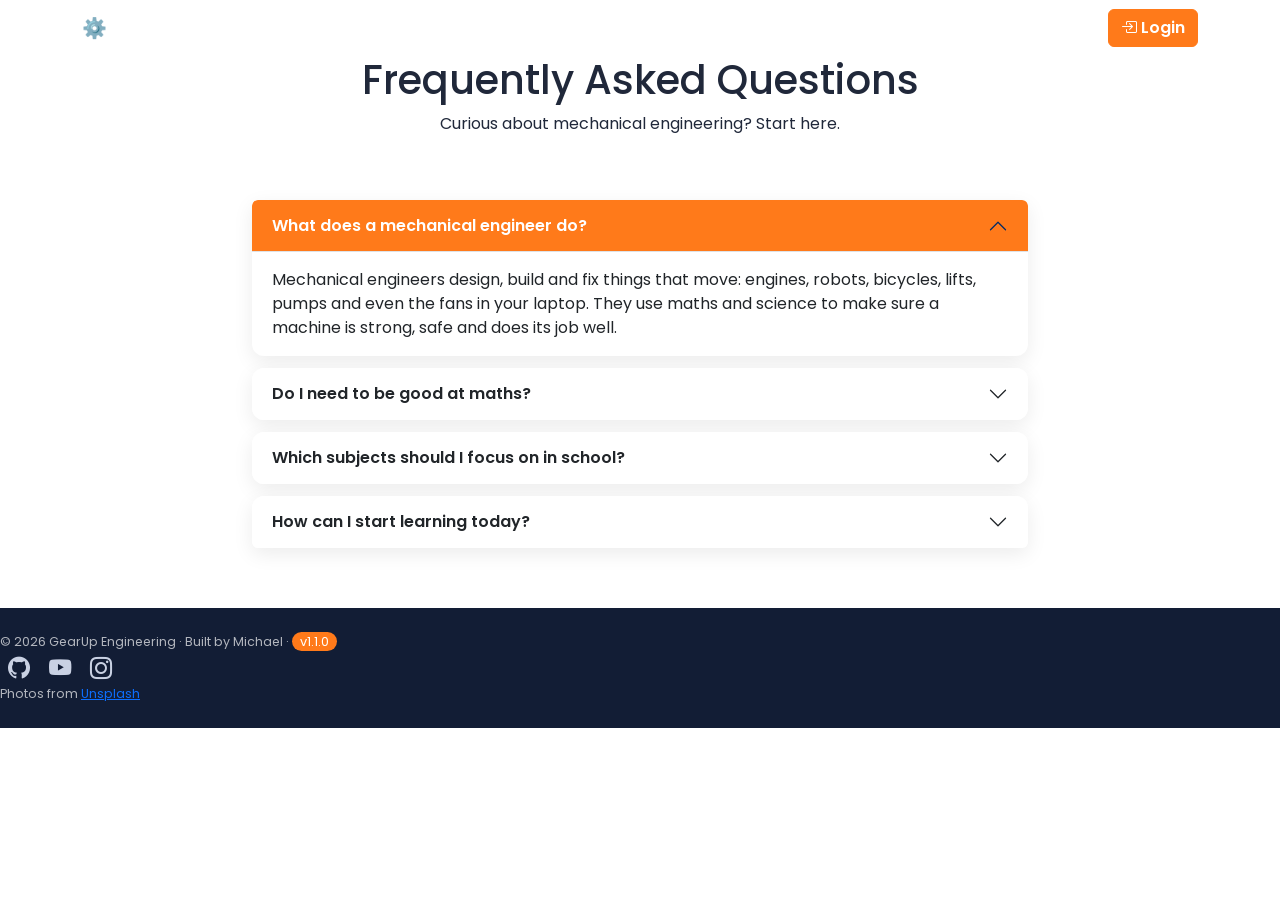
<file: faq.html>
<!DOCTYPE html>
<html lang="en">
<head>
  <meta charset="UTF-8">
  <meta name="viewport" content="width=device-width, initial-scale=1.0">
  <title>GearUp Engineering | FAQ</title>
  <link 
    href="https://cdn.jsdelivr.net/npm/bootstrap@5.3.3/dist/css/bootstrap.min.css" 
    rel="stylesheet">
  <!-- Bootstrap Icons (new in v1.1.0) -->
  <link 
      href="https://cdn.jsdelivr.net/npm/bootstrap-icons@1.11.3/font/bootstrap-icons.min.css"
       rel="stylesheet">
  
    <!-- Poppins font -->
    <link rel="preconnect" href="https://fonts.googleapis.com">
    <link rel="preconnect" href="https://fonts.gstatic.com" crossorigin>
    <link 
      href="https://fonts.googleapis.com/css2?family=Poppins:wght@300;400;500;600;700;800&display=swap" 
      rel="stylesheet">
  <link href="style.css" rel="stylesheet">
</head>
<body>

  <!-- ================= NAVBAR (same on every page) ================= -->
  <nav class="navbar navbar-expand-lg navbar-dark site-nav sticky-top">
    <div class="container">
      <a class="navbar-brand brand" href="index.html">⚙️ Gear<span>Up</span></a>
      <button class="navbar-toggler" type="button" data-bs-toggle="collapse" data-bs-target="#mainMenu">
        <span class="navbar-toggler-icon"></span>
      </button>
      <div class="collapse navbar-collapse" id="mainMenu">
        <ul class="navbar-nav ms-auto align-items-lg-center">
          <li class="nav-item"><a class="nav-link" href="index.html">Home</a></li>
          <li class="nav-item"><a class="nav-link" href="gallery.html">Gallery</a></li>
          <li class="nav-item"><a class="nav-link active" href="faq.html">FAQ</a></li>
          <li class="nav-item">
              <a class="btn btn-orange ms-lg-3" href="login.html">
              <i class="bi bi-box-arrow-in-right"></i> Login</a>
          </li>
        </ul>
      </div>
    </div>
  </nav>

  <!-- ================= PAGE HEADER ================= -->
  <section class="page-header">
    <div class="container text-center">
      <h1 class="page-title">Frequently Asked <span>Questions</span></h1>
      <p class="page-text">Curious about mechanical engineering? Start here.</p>
    </div>
  </section>

  <!-- ================= FAQ (accordion) ================= -->
  <section class="faq py-5">
    <div class="container faq-container">
      <div class="accordion" id="faqAccordion">

        <div class="accordion-item">
          <h2 class="accordion-header">
            <button class="accordion-button" type="button" data-bs-toggle="collapse" data-bs-target="#q1">
              What does a mechanical engineer do?
            </button>
          </h2>
          <div id="q1" class="accordion-collapse collapse show" data-bs-parent="#faqAccordion">
            <div class="accordion-body">
              Mechanical engineers design, build and fix things that move: engines, robots, bicycles, lifts, pumps and even the fans in your laptop. They use maths and science to make sure a machine is strong, safe and does its job well.
            </div>
          </div>
        </div>

        <div class="accordion-item">
          <h2 class="accordion-header">
            <button class="accordion-button collapsed" type="button" data-bs-toggle="collapse" data-bs-target="#q2">
              Do I need to be good at maths?
            </button>
          </h2>
          <div id="q2" class="accordion-collapse collapse" data-bs-parent="#faqAccordion">
            <div class="accordion-body">
              Yes, but you don't need to be a genius. You need to be willing to practise. Engineers use maths every day to measure forces, speeds and sizes, and the more you practise, the easier it gets.
            </div>
          </div>
        </div>

        <div class="accordion-item">
          <h2 class="accordion-header">
            <button class="accordion-button collapsed" type="button" data-bs-toggle="collapse" data-bs-target="#q3">
              Which subjects should I focus on in school?
            </button>
          </h2>
          <div id="q3" class="accordion-collapse collapse" data-bs-parent="#faqAccordion">
            <div class="accordion-body">
              Mathematics and Physics are the most important. Chemistry, Computer Studies and Drawing &amp; Design are very helpful too.
            </div>
          </div>
        </div>

        <div class="accordion-item">
          <h2 class="accordion-header">
            <button class="accordion-button collapsed" type="button" data-bs-toggle="collapse" data-bs-target="#q4">
              How can I start learning today?
            </button>
          </h2>
          <div id="q4" class="accordion-collapse collapse" data-bs-parent="#faqAccordion">
            <div class="accordion-body">
              Take things apart (with permission!), build models, join a robotics or coding club, and learn to code. You're already doing that by building this website.
            </div>
          </div>
        </div>

      </div>
    </div>
  </section>

  <!-- ================= FOOTER ================= -->
  <footer class="site-footer py-4">
      <p class="mb-2 mb-md-0">© 2026 GearUp Engineering · Built by Michael · <span 
        class="version">v1.1.0</span></p>
  <div class="social-icons mb-2 mb-md-0">
    <a href="https://github.com" target="_blank" aria-label="GitHub"><i class="bi bi-github"></i></a>
    <a href="https://youtube.com" target="_blank" aria-label="YouTube"><i class="bi bi-youtube"></i></a>
    <a href="https://instagram.com" target="_blank" aria-label="Instagram"><i class="bi bi-instagram">
    </i></a>
  </div>
  <p class="mb-0">Photos from <a href="https://unsplash.com" target="_blank">Unsplash</a></p>
  </footer>

  <script src="https://cdn.jsdelivr.net/npm/bootstrap@5.3.3/dist/js/bootstrap.bundle.min.js"></script>
</body>
</html>
</file>
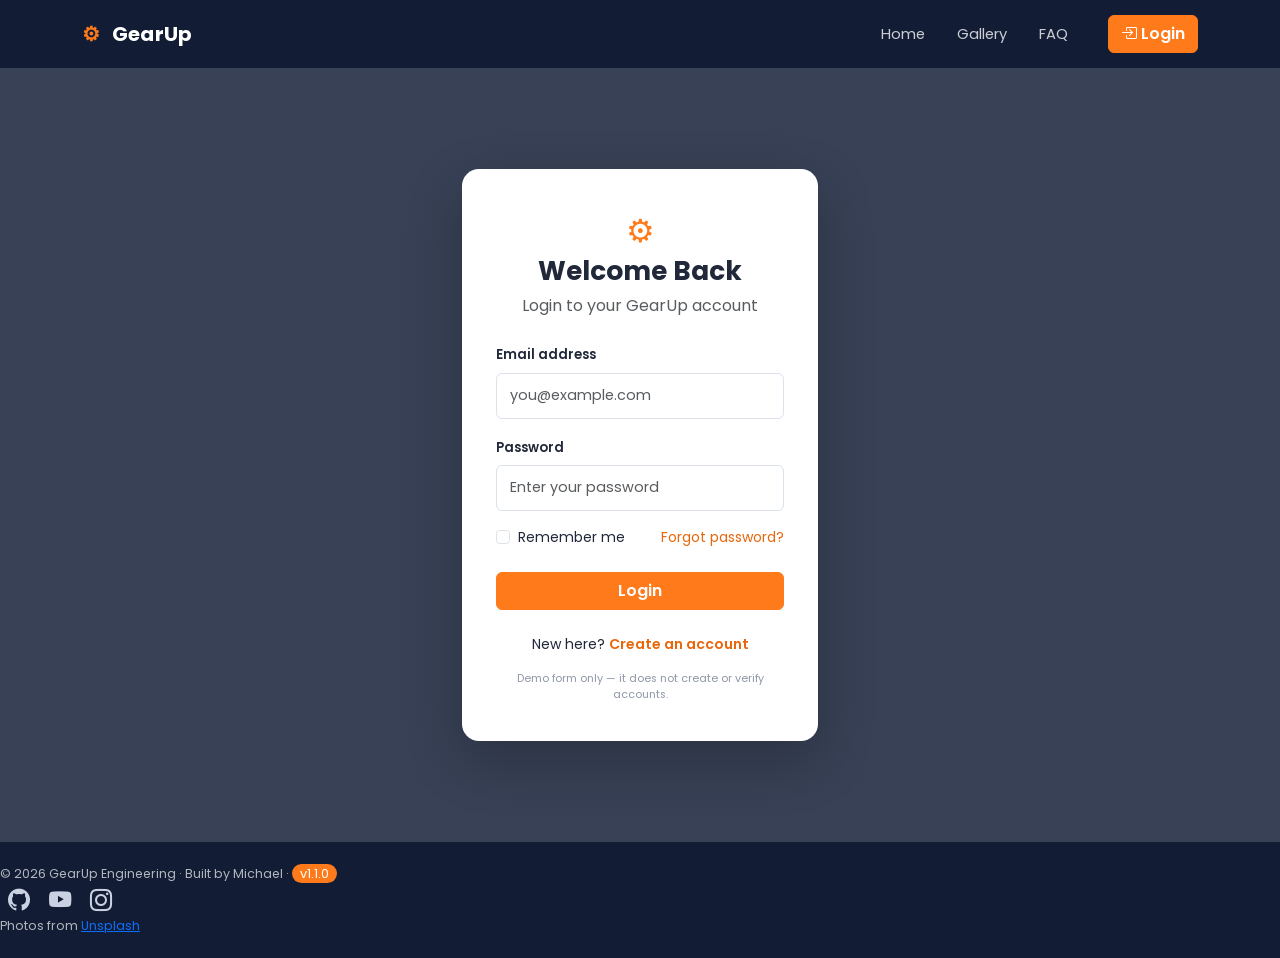
<file: login.html>
<!doctype html>
<html lang="en">
<head>
  <meta charset="utf-8">
  <meta name="viewport" content="width=device-width, initial-scale=1">
  <title>GearUp Engineering | Login</title>
  <link href="https://cdn.jsdelivr.net/npm/bootstrap@5.3.3/dist/css/bootstrap.min.css" rel="stylesheet">
  <!-- Bootstrap Icons (new in v1.1.0) -->
      <link href="https://cdn.jsdelivr.net/npm/bootstrap-icons@1.11.3/font/bootstrap-icons.min.css"
    rel="stylesheet">
  <link rel="preconnect" href="https://fonts.googleapis.com">
  <link rel="preconnect" href="https://fonts.gstatic.com" crossorigin>
  <link href="https://fonts.googleapis.com/css2?family=Poppins:wght@300;400;500;600;700;800&display=swap" rel="stylesheet">
  <link rel="stylesheet" href="style.css">
</head>
<body class="login-page">
<nav class="navbar navbar-expand-lg navbar-dark site-navbar sticky-top">
  <div class="container">
    <a class="navbar-brand fw-bold" href="index.html"><span class="brand-mark">⚙</span> GearUp</a>
    <button 
        class="navbar-toggler" 
        type="button" 
        data-bs-toggle="collapse" 
        data-bs-target="#mainNav" 
        aria-controls="mainNav" 
        aria-expanded="false" 
        aria-label="Toggle navigation">
        <span class="navbar-toggler-icon"></span>
    </button>
    <div class="collapse navbar-collapse" id="mainNav">
      <ul class="navbar-nav ms-auto align-items-lg-center gap-lg-3">
        <li class="nav-item">
            <a class="nav-link" href="index.html">Home</a>
        </li>
        <li class="nav-item">
            <a class="nav-link" href="gallery.html">Gallery</a>
        </li>
        <li class="nav-item"><a class="nav-link" href="faq.html">FAQ</a></li>
        <li class="nav-item">
          <a class="btn btn-orange ms-lg-3" href="login.html">
          <i class="bi bi-box-arrow-in-right"></i> Login</a>
        </li>
      </ul>
    </div>
  </div>
</nav>

<main class="login-section">
  <div class="container">
    <div class="row justify-content-center align-items-center">
      <div class="col-12 col-sm-10 col-md-7 col-lg-5 col-xl-4">
        <div class="login-card">
          <div class="login-symbol">⚙</div>
          <h1>Welcome Back</h1>
          <p class="text-muted text-center mb-4">Login to your GearUp account</p>
          <form action="#" method="get">
            <div class="mb-3">
              <label for="email" class="form-label">Email address</label>
              <input type="email" class="form-control" id="email" name="email" placeholder="you@example.com" required>
            </div>
            <div class="mb-3">
              <label for="password" class="form-label">Password</label>
              <input type="password" class="form-control" id="password" name="password" placeholder="Enter your password" required minlength="6">
            </div>
            <div class="d-flex justify-content-between align-items-center flex-wrap gap-2 mb-4 small">
              <label class="form-check-label">
                <input class="form-check-input me-1" type="checkbox" name="remember"> Remember me</label>
              <a class="text-orange" href="mailto:hello@gearup.example?subject=Password%20help">Forgot password?</a>
            </div>
            <button class="btn btn-orange w-100" type="submit">Login</button>
          </form>
        <p 
            class="text-center small mt-4 mb-0">New here? 
            <a class="text-orange fw-semibold" href="mailto:hello@gearup.example?subject=Create%20an%20account">Create an account</a>
        </p>
          <p class="demo-note text-center mt-3 mb-0">Demo form only — it does not create or verify accounts.</p>
        </div>
      </div>
    </div>
  </div>
</main>

<footer class="site-footer">
   <p class="mb-2 mb-md-0">© 2026 GearUp Engineering · Built by Michael · <span 
        class="version">v1.1.0</span></p>
  <div class="social-icons mb-2 mb-md-0">
    <a href="https://github.com" target="_blank" aria-label="GitHub"><i class="bi bi-github"></i></a>
    <a href="https://youtube.com" target="_blank" aria-label="YouTube"><i class="bi bi-youtube"></i></a>
    <a href="https://instagram.com" target="_blank" aria-label="Instagram"><i class="bi bi-instagram">
    </i></a>
  </div>
  <p class="mb-0">Photos from <a href="https://unsplash.com" target="_blank">Unsplash</a></p>
</footer>
<script 
    src="https://cdn.jsdelivr.net/npm/bootstrap@5.3.3/dist/js/bootstrap.bundle.min.js">
</script>
</body>
</html>
</file>
<file: style.css>
/* GearUp Engineering — custom styles */
:root {
  --steel: #1c2c50;
  --steel-dark: #121d35;
  --orange: #ff7a1a;
  --cream: #f7f8fc;
  --ink: #20283a;
}
* { box-sizing: border-box; }
body { font-family: "Poppins", sans-serif; color: var(--ink); background: #fff; }
.site-navbar { background: var(--steel-dark); padding: 14px 0; }
.navbar-brand { letter-spacing: .3px; }
.brand-mark { color: var(--orange); margin-right: 7px; }
.nav-link { color: rgba(255,255,255,.78); font-size: .92rem; }
.nav-link:hover, .nav-link.active { color: #fff; }
.btn-orange { background: var(--orange); color: #fff; border: 1px solid var(--orange); font-weight: 600; }
.btn-orange:hover, .btn-orange:focus { background: #e9670c; border-color: #e9670c; color: #fff; }
.eyebrow { color: var(--orange); font-size: .72rem; font-weight: 700; letter-spacing: 2px; margin-bottom: 12px; }
.hero {
  min-height: 560px; position: relative; display: flex; align-items: center;
  color: #fff; overflow: hidden;
  background: linear-gradient(110deg, rgba(18,29,53,.94), rgba(28,44,80,.78), rgba(45,35,35,.78)),
    url("https://images.unsplash.com/photo-1581092921461-eab62e97a780?auto=format&fit=crop&w=1800&q=90") center/cover;
}
.hero::after { 
  content: ""; 
  position: 
  absolute; width: 430px; 
  height: 430px; 
  border: 65px solid rgba(255,122,26,.12); border-radius: 50%; right: -100px; top: -180px; }
.hero-content { position: relative; 
  z-index: 1; 
  padding-top: 70px; 
  padding-bottom: 70px; 
}
.hero h1 { font-size: clamp(2.5rem, 6vw, 4.7rem); font-weight: 800; line-height: 1.12; }
.hero h1 span, .page-hero h1 span { color: var(--orange); }
.hero-copy { max-width: 620px; color: rgba(255,255,255,.8); line-height: 1.8; margin: 20px auto 28px; }
.section-space { padding: 85px 0; }
.section-heading h2, .about-section h2 { font-size: clamp(1.8rem, 3vw, 2.5rem); font-weight: 700; }
.section-heading > p:last-child { color: #7b8496; }
.features { background: var(--cream); }
.feature-card { background: #fff; padding: 35px 28px; border-radius: 16px; box-shadow: 0 8px 30px rgba(22,35,63,.06); transition: transform .25s ease, box-shadow .25s ease; }
.feature-card:hover { transform: translateY(-8px); box-shadow: 0 16px 35px rgba(22,35,63,.12); }
.feature-icon {  
  font-size: 3rem;
  color: var(--orange); 
  margin-bottom: 10px;
}
.feature-card h3 { font-size: 1.1rem; font-weight: 700; }
.feature-card p { color: #7b8496; font-size: .9rem; line-height: 1.8; margin-bottom: 0; }
.about-image { width: 100%; min-height: 330px; max-height: 410px; object-fit: cover; border-radius: 16px; box-shadow: 18px 18px 0 rgba(255,122,26,.12); }
.about-section p:not(.eyebrow) { line-height: 1.9; }
.check-list { list-style: none; padding-left: 0; color: #596276; line-height: 2.1; }
.check-list li::before { content: "✓"; color: var(--orange); font-weight: 800; margin-right: 10px; }
.stats-section { background: var(--steel); color: #fff; padding: 55px 0; }
.stat-number { color: var(--orange); font-size: 2.8rem; line-height: 1.1; font-weight: 800; }
.stats-section p { color: rgba(255,255,255,.72); margin: 8px 0 0; font-size: .85rem; }
.cta-section { background: var(--orange); color: #fff; padding: 65px 0; }
.cta-section h2 { font-size: clamp(1.5rem, 3vw, 2.2rem); font-weight: 700; }
.site-footer { background: var(--steel-dark); color: rgba(255,255,255,.68); padding: 22px 0; font-size: .78rem; }
.page-hero { background: linear-gradient(120deg, var(--steel-dark), var(--steel)); color: #fff; padding: 75px 0 70px; }
.page-hero h1 { font-size: clamp(2.2rem, 5vw, 3.6rem); font-weight: 800; }
.page-hero p:last-child { max-width: 580px; color: rgba(255,255,255,.72); line-height: 1.8; }
.gallery-section { background: var(--cream); }
.gallery-card { overflow: hidden; background: #fff; border-radius: 13px; box-shadow: 0 7px 25px rgba(22,35,63,.08); transition: transform .25s ease, box-shadow .25s ease; }
.gallery-card:hover { transform: translateY(-5px); box-shadow: 0 14px 32px rgba(22,35,63,.14); }
.gallery-image { height: 220px; overflow: hidden; position: relative; background: #dce2ec; }
.gallery-image img { width: 100%; height: 100%; object-fit: cover; transition: transform .45s ease; }
.gallery-card:hover .gallery-image img { transform: scale(1.08); }
.photo-label { position: absolute; top: 12px; left: 12px; color: #fff; background: rgba(18,29,53,.72); padding: 5px 9px; border-radius: 4px; font-size: .6rem; letter-spacing: 1px; }
.gallery-body { padding: 20px; }
.gallery-body h2 { font-size: 1.12rem; font-weight: 700; margin: 12px 0 7px; }
.gallery-body p { color: #778094; font-size: .85rem; line-height: 1.7; margin: 0; }
.badge-orange { background: #fff0e5; color: #d85b08; }
.badge-blue { background: #e8efff; color: #345da8; }
.badge-green { background: #e6f5ec; color: #23804b; }
.login-page { min-height: 100vh; background: #f2f4f9; }
.login-section { min-height: calc(100vh - 126px); padding: 65px 0; display: flex; align-items: center; background: linear-gradient(rgba(18,29,53,.83), rgba(18,29,53,.83)), url("https://images.unsplash.com/photo-1473341304170-971dccb5ac1e?auto=format&fit=crop&w=1800&q=85") center/cover; }
.login-card { background: #fff; border-radius: 17px; padding: 38px 34px; box-shadow: 0 20px 55px rgba(0,0,0,.24); }
.login-symbol { color: var(--orange); font-size: 2rem; text-align: center; }
.login-card h1 { text-align: center; font-size: 1.65rem; font-weight: 700; }
.form-label { font-size: .82rem; font-weight: 600; }
.form-control { padding: 11px 13px; border-color: #dce1ea; font-size: .9rem; }
.form-control:focus { border-color: var(--orange); box-shadow: 0 0 0 .22rem rgba(255,122,26,.18); }
.text-orange { color: #e9670c; text-decoration: none; }
.text-orange:hover { color: #bd4f00; text-decoration: underline; }
.demo-note { color: #9098a7; font-size: .68rem; }
@media (max-width: 767.98px) {
  .hero { min-height: 520px; }
  .section-space { padding: 62px 0; }
  .about-image { min-height: 250px; }
  .gallery-image { height: 210px; }
  .login-section { padding: 45px 0; }
  .login-card { padding: 30px 24px; }
}
/* ---------- 15. Bootstrap Icons in the footer (v1.1.0) ---------- */
.social-icons a {
  color: #c9d1e3;
  font-size: 1.4rem;
  margin: 0 8px;
}
.social-icons a:hover {
  color: var(--orange);
}
/* ---------- 16. Featured machines carousel (v1.1.0) ---------- */
.carousel {
  border-radius: 16px;
  overflow: hidden;
  box-shadow: 0 10px 30px rgba(0, 0, 0, 0.15);
}
.carousel-img {
  height: 420px;
  object-fit: cover;
}
.carousel-caption {
  background-color: rgba(28, 35, 51, 0.75);
  border-radius: 12px;
  padding: 10px 20px;
}
/* 17. Machine of the Week modal (v1.1.0) */
.modal-title{
  font-weight: 800;
  font-size: 1.3rem;
  color: var(--orange);
}

/* ---------- 13b. FAQ page (added by Teacher) ---------- */
.faq-container {
  max-width: 800px;
}
.accordion-item {
  border: none;
  border-radius: 12px;
  overflow: hidden;
  margin-bottom: 12px;
  box-shadow: 0 6px 20px rgba(0, 0, 0, 0.08);
}
.accordion-button {
  font-weight: 600;
}
.accordion-button:not(.collapsed) {
  background-color: var(--orange);
  color: white;
}
.accordion-button:focus {
  box-shadow: none;
}
/* ---------- 19. Version badge in the footer (v1.1.0) ---------- */
.version {
  background-color: var(--orange);
  color: white;
  border-radius: 10px;
  padding: 1px 8px;
  font-size: 0.8rem;
}
</file>
